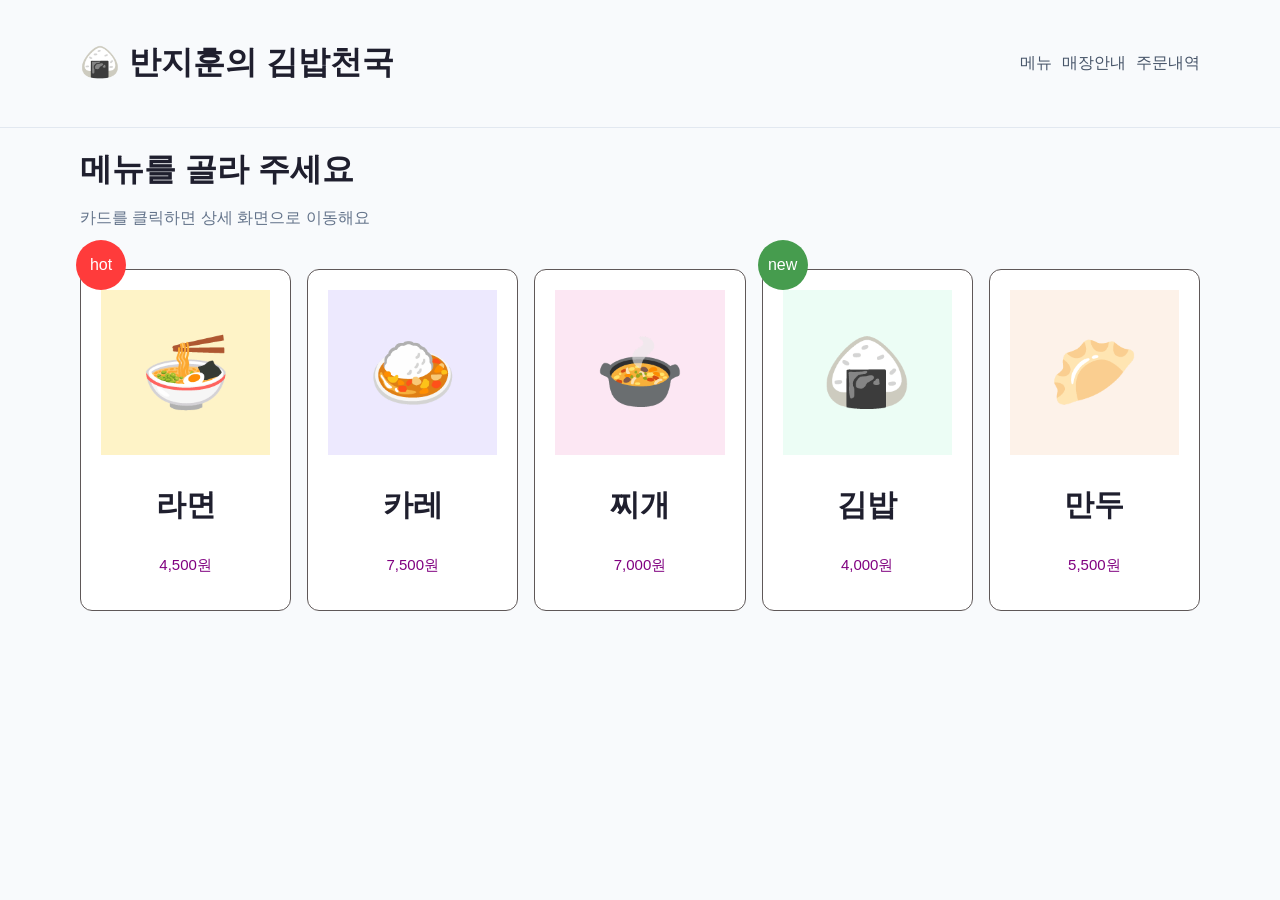
<file: index.html>
<!DOCTYPE html>
<html lang="en">

<head>
    <meta charset="UTF-8">
    <meta name="viewport" content="width=device-width, initial-scale=1.0">
    <title>Document</title>
    <link rel="stylesheet" href="./css/style.css">
</head>

<body>
    <header>
        <h1 class="logo">🍙 반지훈의 김밥천국</h1>
        <nav>
            <ul class="nav">
                <li><a href="#">메뉴</a></li>
                <li><a href="#">매장안내</a></li>
                <li><a href="#">주문내역</a></li>
            </ul>
        </nav>
    </header>
    <main>
        <h2>메뉴를 골라 주세요</h2>
        <p class="desc">카드를 클릭하면 상세 화면으로 이동해요</p>
        <ul class="menu-grid">
            <li class="menu-card">
                <a href="detail.html#menu1">
                    <p class="image">🍜</p>
                    <h3 class="name">라면</h3>
                    <p class="price">4,500원</p>
                    <span class="badge">hot</span>
                </a>
            </li>
            <li class="menu-card">
                <a href="detail.html#menu2">
                    <p class="image">🍛</p>
                    <h3 class="name">카레</h3>
                    <p class="price">7,500원</p>
                </a>
            </li>
            <li class="menu-card">
                <a href="detail.html#menu3">
                    <p class="image">🍲</p>
                    <h3 class="name">찌개</h3>
                    <p class="price">7,000원</p>
                </a>
            </li>
            <li class="menu-card">
                <a href="detail.html#menu4">
                    <p class="image">🍙</p>
                    <h3 class="name">김밥</h3>
                    <p class="price">4,000원</p>
                    <span class="badge">new</span>
                </a>
            </li>
            <li class="menu-card">
                <a href="detail.html#menu5">
                    <p class="image">🥟</p>
                    <h3 class="name">만두</h3>
                    <p class="price">5,500원</p>
                </a>
            </li>
            
        </ul>
    </main>
</body>

</html>
</file>
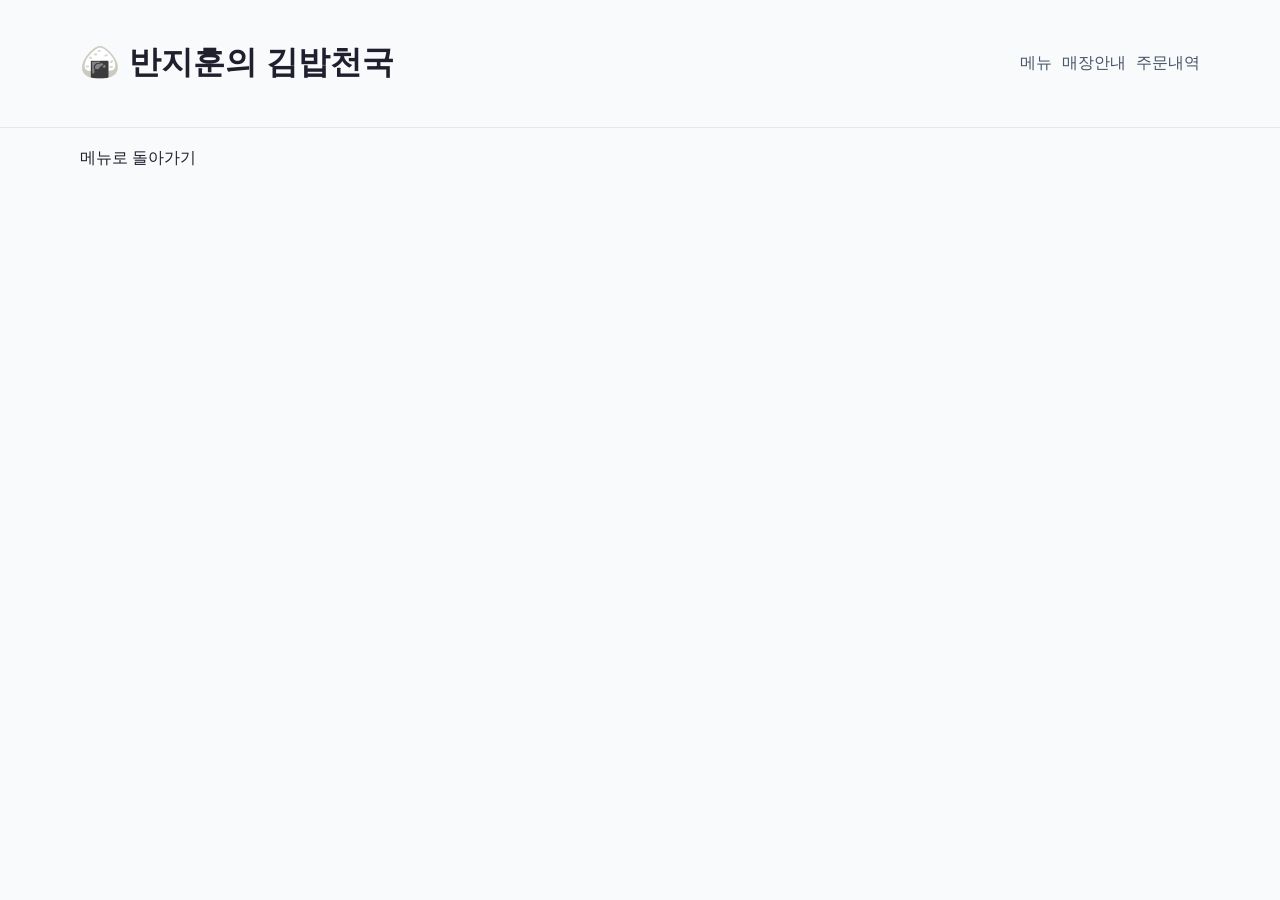
<file: detail.html>
<!DOCTYPE html>
<html lang="en">

<head>
    <meta charset="UTF-8">
    <meta name="viewport" content="width=device-width, initial-scale=1.0">
    <title>반지훈의 김밥천국</title>
    <link rel="stylesheet" href="./css/style.css">
</head>

<body>
    <header>
        <h1 class="logo">🍙 반지훈의 김밥천국</h1>
        <nav>
            <ul class="nav">
                <li><a href="#">메뉴</a></li>
                <li><a href="#">매장안내</a></li>
                <li><a href="#">주문내역</a></li>
            </ul>
        </nav>
    </header>
    <main>
        <div class="back">
            <a href="index.html">메뉴로 돌아가기</a>
        </div>

        <ul class="detail-menu-grid">
            <li class="menu-card" id="menu1">
                <aside>
                    <p class="image">🍜</p>
                </aside>
                <article>
                    <h3 class="name">라면</h3>
                    <p class="price">4,500원</p>
                    <p class="text">언제나 무난하고 맛잇는 라면.</p>
                    <p class="order"><a href="done.html">주문하기</a></p>
                </article>

            </li>
            <li class="menu-card" id="menu2">
                <p class="image">🍛</p>
                <article>
                    <h3 class="name">카레</h3>
                    <p class="price">7,500원</p>
                    <p class="text">카레엔 당근이 왜 들어갈까?</p>
                    <p class="order"><a href="done.html">주문하기</a></p>
                </article>
            </li>
            <li class="menu-card" id="menu3">
                <p class="image">🍲</p>
                <article>
                    <h3 class="name">찌개</h3>
                    <p class="price">7,000원</p>
                    <p class="text">건더기 다 드세요 몸에 좋아요.</p>
                    <p class="order"><a href="done.html">주문하기</a></p>
                </article>
            </li>
            <li class="menu-card" id="menu4">
                <p class="image">🍙</p>
                <article>
                    <h3 class="name">김밥</h3>
                    <p class="price">4,000원</p>
                    <p class="text">아이콘에 김밥이 없어요!!!!!!!!.</p>
                    <p class="order"><a href="done.html">주문하기</a></p>
                </article>
            </li>
            <li class="menu-card" id="menu5">
                <p class="image">🥟</p>
                <article>
                    <h3 class="name">만두</h3>
                    <p class="price">5,500원</p>
                    <p class="text">15년 동안 이것만 드신 분도 계실 정도로 맛있어요.</p>
                    <p class="order"><a href="done.html">주문하기</a></p>
                </article>
            </li>
        </ul>
    </main>
</body>

</html>
</file>
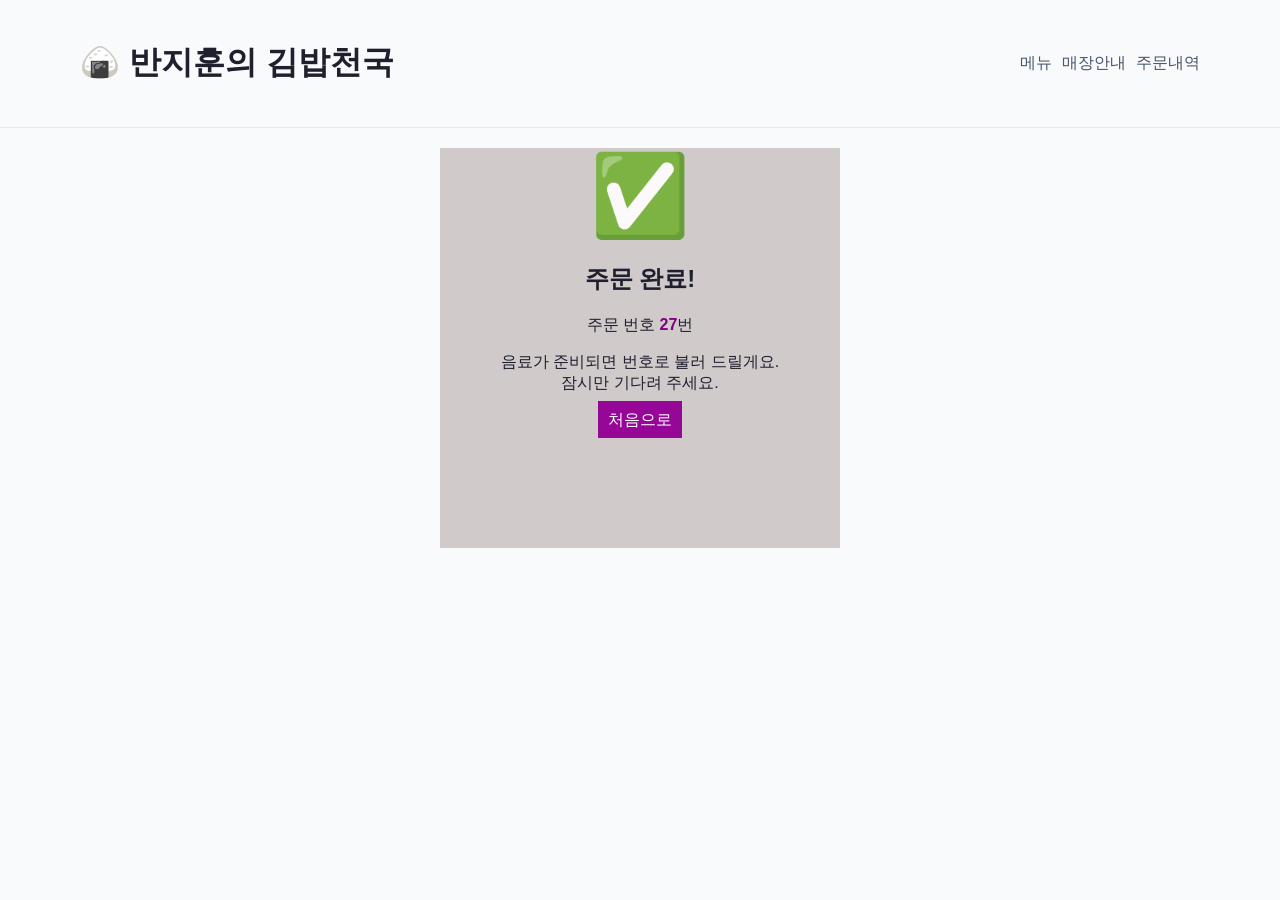
<file: done.html>
<!DOCTYPE html>
<html lang="en">

<head>
    <meta charset="UTF-8">
    <meta name="viewport" content="width=device-width, initial-scale=1.0">
    <title>반지훈의 김밥천국</title>
    <link rel="stylesheet" href="./css/style.css">
</head>

<body>
    <header>
        <h1 class="logo">🍙 반지훈의 김밥천국</h1>
        <nav>
            <ul class="nav">
                <li><a href="#">메뉴</a></li>
                <li><a href="#">매장안내</a></li>
                <li><a href="#">주문내역</a></li>
            </ul>
        </nav>
    </header>
    <main id="content">
  <section class="done">
    <p class="check">✅</p>
    <h2>주문 완료!</h2>
    <p class="number">주문 번호 <strong>27</strong>번</p>
    <p class="done-text">음료가 준비되면 번호로 불러 드릴게요.<br>잠시만 기다려 주세요.</p>
    <p class="order"><a href="index.html">처음으로</a></p>
  </section>
</main>
</body>

</html>
</file>
<file: css/style.css>
body {
    margin: 0;
    font-family: "Pretendard", "Noto Sans KR", sans-serif;
    background-color: #F8FAFC;
    color: #1F1F2E;
}

a {
    color: inherit;
    text-decoration: none;
}

ul {
    list-style: none;
    margin: 0;
    padding: 0;
}

header {
    border-bottom: 1px solid #e2e8f0;
    padding: 20px 80px;
    display: flex;
    align-items: center;
    justify-content: space-between;
}

.nav {
    display: flex;
    gap: 10px;
}

.nav li {
    padding: 4px 0;
}

.nav li a {
    color: #475569
}

.nav li a:hover {
    color: #7C3AED;
    text-decoration: underline;
}

main {
    padding: 20px 80px;

}

main>h2 {
    font-size: 32px;
    margin: 0;
}

main>p {
    color: #64748b
}

.desc {
    padding-bottom: 20px;
}

.menu-card {
    background-color: #fff;
    border-radius: 12px;
    border: 1px solid #E6EBF2;
    padding: 16px;
    margin-bottom: 24px;
    position: relative
}

.badge {
    position: absolute;
    top: -30px;
    left: -5px;
    background-color: rgb(255, 59, 59);
    color: white;
    width: 50px;
    height: 50px;
    align-content: center;
    text-align: center;
    border-radius: 100%;
}

.menu-card:nth-child(4) .badge {
    background-color: #469c4e;
}

.menu-card:hover {
    border-color: #7C3AED;
}

.menu-card .image {
    margin: 0;
    padding: 40px 0;
    text-align: center;
    font-size: 72px;
}

.name {
    font-size: 30px;
}

.price {
    color: purple;
    font-size: 15px;
}

/* img tag로 넣었을경우 width로 조정 */

.menu-card:nth-child(1) .image {
    background-color: #fef3c7;
}

.menu-card:nth-child(2) .image {
    background-color: #ede9fe;
}

.menu-card:nth-child(3) .image {
    background-color: #fce7f3;
}

.menu-card:nth-child(4) .image {
    background-color: #ecfdf5;
}

.menu-card:nth-child(5) .image {
    background-color: #fdf2e9;
}



/* detail page */
.detail-menu-grid .menu-card {
    display: none;
}

.detail-menu-grid .menu-card:target {
    display: flex;
    justify-content: center;
    align-items: center;
    align-items: center;
}

.detail-menu-grid .menu-card {

    height: 300px;
}

article {
    text-align: left;
    margin-left: 20px;
    align-items: center;
}

.detail-menu-grid{
    align-items: center;
    align-content: center;
   
}

.detail-menu-grid .menu-card p.image {
    height: 200px;
    font-size: 150px;
}

.detail-menu-grid .menu-card p.order a {
    background-color: rgb(151, 7, 151);
    color: white;
    text-align: center;
    padding: 10px;

}

.detail-menu-grid .menu-card p.order {
    text-align: center;
}

.detail-menu-grid p.text {
    color: silver
}

.menu-grid {
    display: grid;
    grid-template-columns: repeat(auto-fit, minmax(200px, 1fr));
    gap: 16px;
    margin-top: 20px;
}

.menu-card {
    border: 1px solid #5f5858;
    padding: 20px;
    text-align: center;
    border-radius: 12px;
}

#content {
    display: flex;
    justify-content: center;
    align-items: center;
    align-content: center;

}
.done {
    background-color: rgba(189, 176, 176, 0.644);
    text-align: center;
    height: 400px;
    width: 400px;


}

.check {
    font-size: 80px;
     margin: 1px;
}

p.order a {
    background-color: rgb(151, 7, 151);
    color: white;
    text-align: center;
    padding: 10px;

}

.number strong {
    color: purple;
}
</file>
